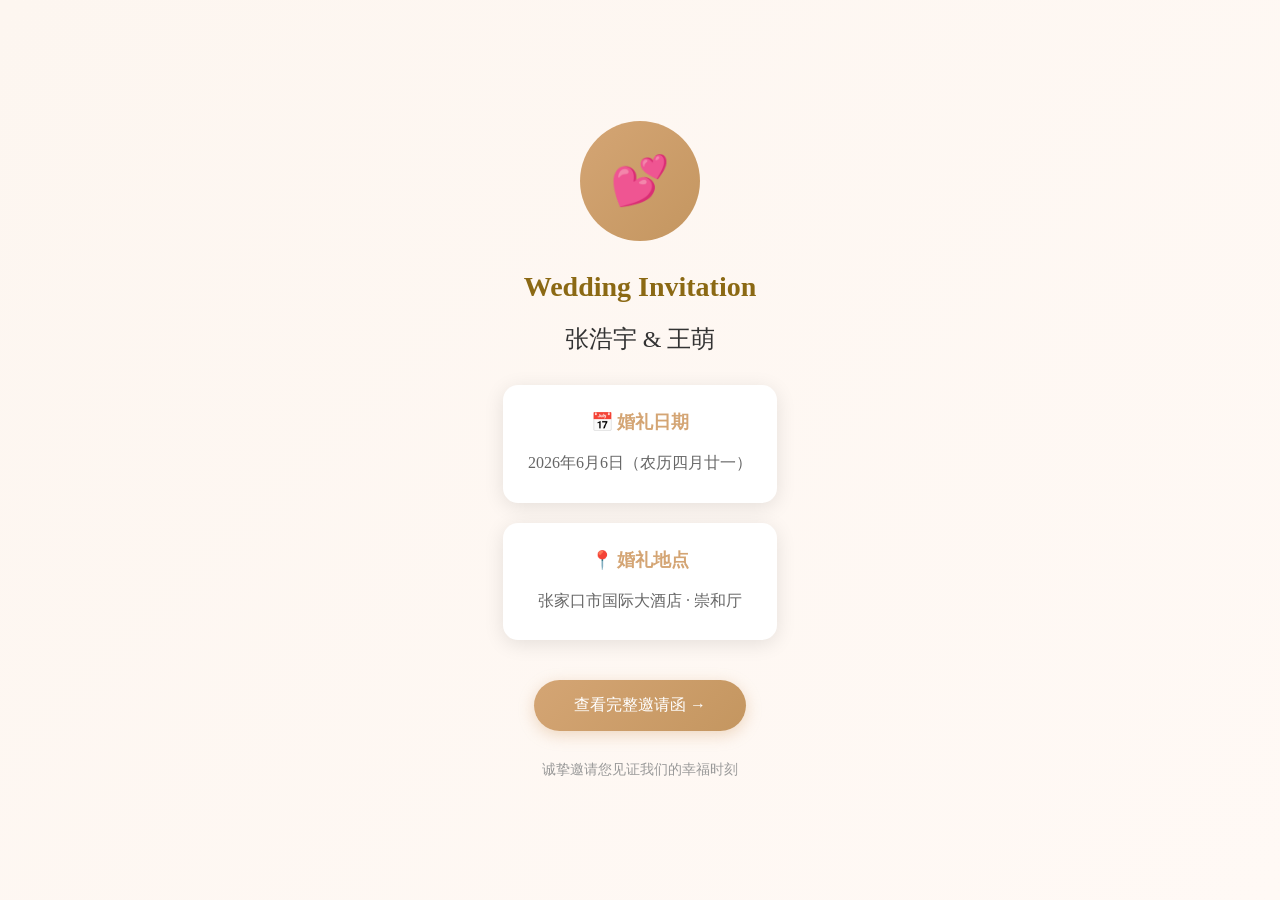
<file: index.html>
<!DOCTYPE html>
<html lang="zh-CN">
<head>
    <meta charset="UTF-8">
    <meta name="viewport" content="width=device-width, initial-scale=1.0">
    <title>张浩宇 & 王萌 的婚礼邀请函</title>
    
    <!-- Open Graph 标签 (微信分享卡片) -->
    <meta property="og:title" content="张浩宇 & 王萌 的婚礼邀请函">
    <meta property="og:description" content="诚挚邀请您见证我们的幸福时刻，2026年6月6日 · 张家口市国际大酒店">
    <meta property="og:url" content="https://resplendent-capybara-c2d16a.netlify.app/invite/">
    <meta property="og:type" content="website">
    <meta property="og:image" content="https://resplendent-capybara-c2d16a.netlify.app/dog3_cropped.jpeg">
    <meta property="og:image:width" content="500">
    <meta property="og:image:height" content="500">
    <meta property="og:site_name" content="婚礼邀请函">
    
    <!-- Twitter Card 标签 -->
    <meta name="twitter:card" content="summary_large_image">
    <meta name="twitter:title" content="张浩宇 & 王萌 的婚礼邀请函">
    <meta name="twitter:description" content="诚挚邀请您见证我们的幸福时刻，2026年6月6日 · 张家口市国际大酒店">
    <meta name="twitter:image" content="https://resplendent-capybara-c2d16a.netlify.app/dog3_cropped.jpeg">
    
    <style>
        * { margin: 0; padding: 0; box-sizing: border-box; }
        body {
            font-family: 'Noto Serif SC', serif;
            background: linear-gradient(135deg, #fdf6f0 0%, #fff9f5 100%);
            min-height: 100vh;
            display: flex;
            justify-content: center;
            align-items: center;
            text-align: center;
            padding: 20px;
        }
        .container {
            max-width: 500px;
        }
        .logo {
            width: 120px;
            height: 120px;
            background: linear-gradient(135deg, #d4a574 0%, #c49660 100%);
            border-radius: 50%;
            display: flex;
            justify-content: center;
            align-items: center;
            margin: 0 auto 30px;
            font-size: 48px;
        }
        h1 {
            font-family: 'Playfair Display', serif;
            font-size: 28px;
            color: #8b6914;
            margin-bottom: 20px;
        }
        .names {
            font-size: 24px;
            color: #333;
            margin-bottom: 30px;
        }
        .info {
            background: white;
            padding: 25px;
            border-radius: 15px;
            box-shadow: 0 4px 20px rgba(0,0,0,0.1);
            margin-bottom: 20px;
        }
        .info h2 {
            font-size: 18px;
            color: #d4a574;
            margin-bottom: 15px;
        }
        .info p {
            color: #666;
            font-size: 16px;
            line-height: 1.8;
        }
        .btn {
            display: inline-block;
            background: linear-gradient(135deg, #d4a574 0%, #c49660 100%);
            color: white;
            padding: 15px 40px;
            border-radius: 30px;
            text-decoration: none;
            font-size: 16px;
            margin-top: 20px;
            box-shadow: 0 4px 15px rgba(212, 165, 116, 0.4);
        }
        .footer {
            margin-top: 30px;
            color: #999;
            font-size: 14px;
        }
    </style>
</head>
<body>
    <div class="container">
        <div class="logo">💕</div>
        <h1>Wedding Invitation</h1>
        <div class="names">张浩宇 & 王萌</div>
        
        <div class="info">
            <h2>📅 婚礼日期</h2>
            <p>2026年6月6日（农历四月廿一）</p>
        </div>
        
        <div class="info">
            <h2>📍 婚礼地点</h2>
            <p>张家口市国际大酒店 · 崇和厅</p>
        </div>
        
        <a href="../" class="btn">查看完整邀请函 →</a>
        
        <div class="footer">
            <p>诚挚邀请您见证我们的幸福时刻</p>
        </div>
    </div>
</body>
</html>
</file>
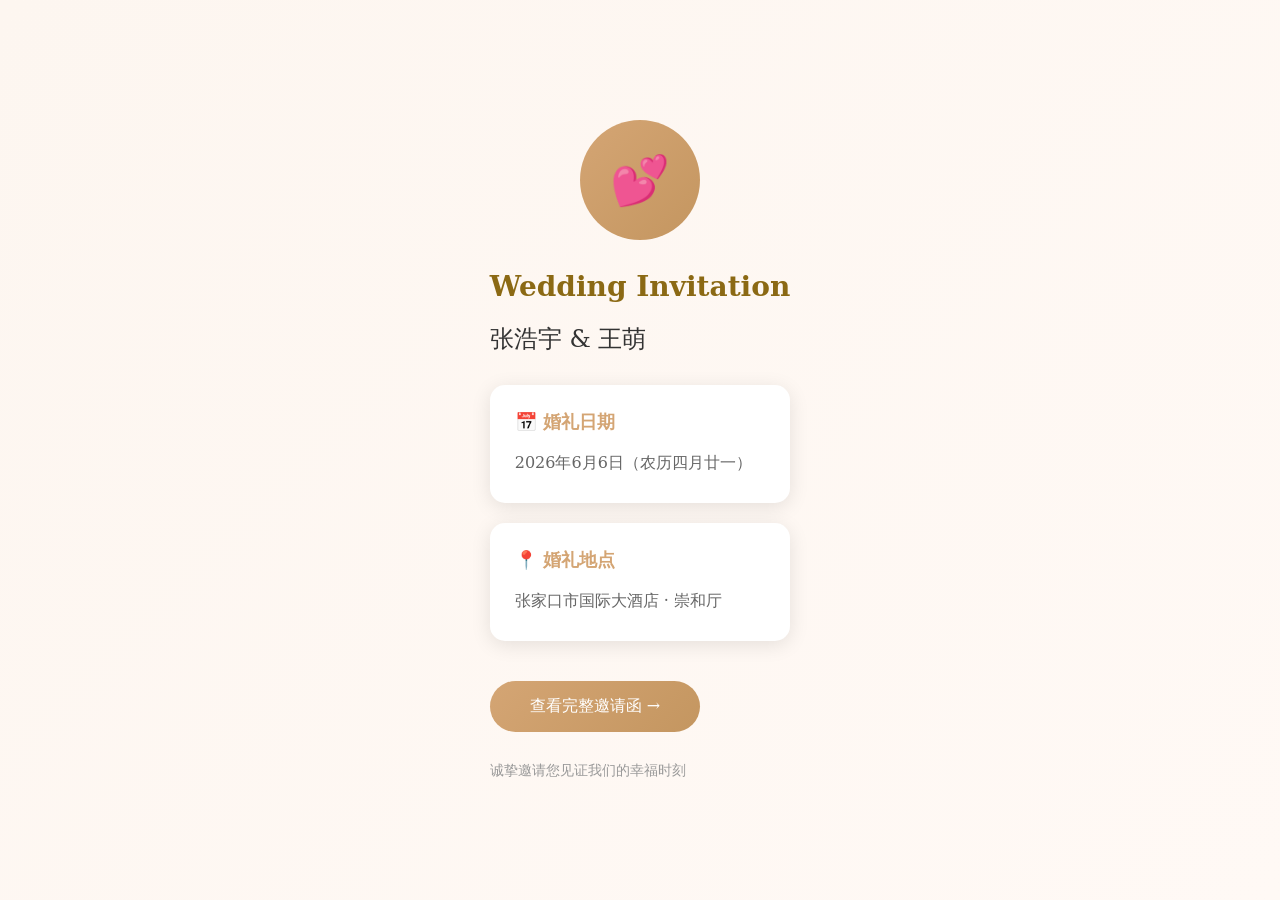
<file: invite/index.html>
<!DOCTYPE html>
<html lang="zh-CN">
<head>
    <meta charset="UTF-8">
    <meta name="viewport" content="width=device-width, initial-scale=1.0">
    <title>张浩宇 & 王萌 的婚礼邀请函</title>
    <meta property="og:title" content="张浩宇 & 王萌 的婚礼邀请函">
    <meta property="og:description" content="诚挚邀请您见证我们的幸福时刻，2026年6月6日 · 张家口市国际大酒店">
    <meta property="og:url" content="https://918758634.github.io/haoyu-zhang-/invite/">
    <meta property="og:type" content="website">
    <meta property="og:image" content="https://918758634.github.io/haoyu-zhang-/dog3_cropped.jpeg">
    <meta property="og:image:width" content="500">
    <meta property="og:image:height" content="500">
    <meta name="twitter:card" content="summary_large_image">
    <meta name="twitter:title" content="张浩宇 & 王萌 的婚礼邀请函">
    <meta name="twitter:description" content="诚挚邀请您见证我们的幸福时刻">
    <meta name="twitter:image" content="https://918758634.github.io/haoyu-zhang-/dog3_cropped.jpeg">
    <style>
        *{margin:0;padding:0;box-sizing:border-box}
        body{font-family:'serif';background:linear-gradient(135deg,#fdf6f0,#fff9f5);min-height:100vh;display:flex;justify-content:center;align-items:center;padding:20px}
        .container{max-width:500px}
        .logo{width:120px;height:120px;background:linear-gradient(135deg,#d4a574,#c49660);border-radius:50%;display:flex;justify-content:center;align-items:center;margin:0 auto 30px;font-size:48px}
        h1{font-size:28px;color:#8b6914;margin-bottom:20px}
        .names{font-size:24px;color:#333;margin-bottom:30px}
        .info{background:white;padding:25px;border-radius:15px;box-shadow:0 4px 20px rgba(0,0,0,0.1);margin-bottom:20px}
        .info h2{font-size:18px;color:#d4a574;margin-bottom:15px}
        .info p{color:#666;font-size:16px;line-height:1.8}
        .btn{display:inline-block;background:linear-gradient(135deg,#d4a574,#c49660);color:white;padding:15px 40px;border-radius:30px;text-decoration:none;font-size:16px;margin-top:20px}
        .footer{margin-top:30px;color:#999;font-size:14px}
    </style>
</head>
<body>
    <div class="container">
        <div class="logo">💕</div>
        <h1>Wedding Invitation</h1>
        <div class="names">张浩宇 & 王萌</div>
        <div class="info"><h2>📅 婚礼日期</h2><p>2026年6月6日（农历四月廿一）</p></div>
        <div class="info"><h2>📍 婚礼地点</h2><p>张家口市国际大酒店 · 崇和厅</p></div>
        <a href="../" class="btn">查看完整邀请函 →</a>
        <div class="footer"><p>诚挚邀请您见证我们的幸福时刻</p></div>
    </div>
</body>
</html>
</file>
